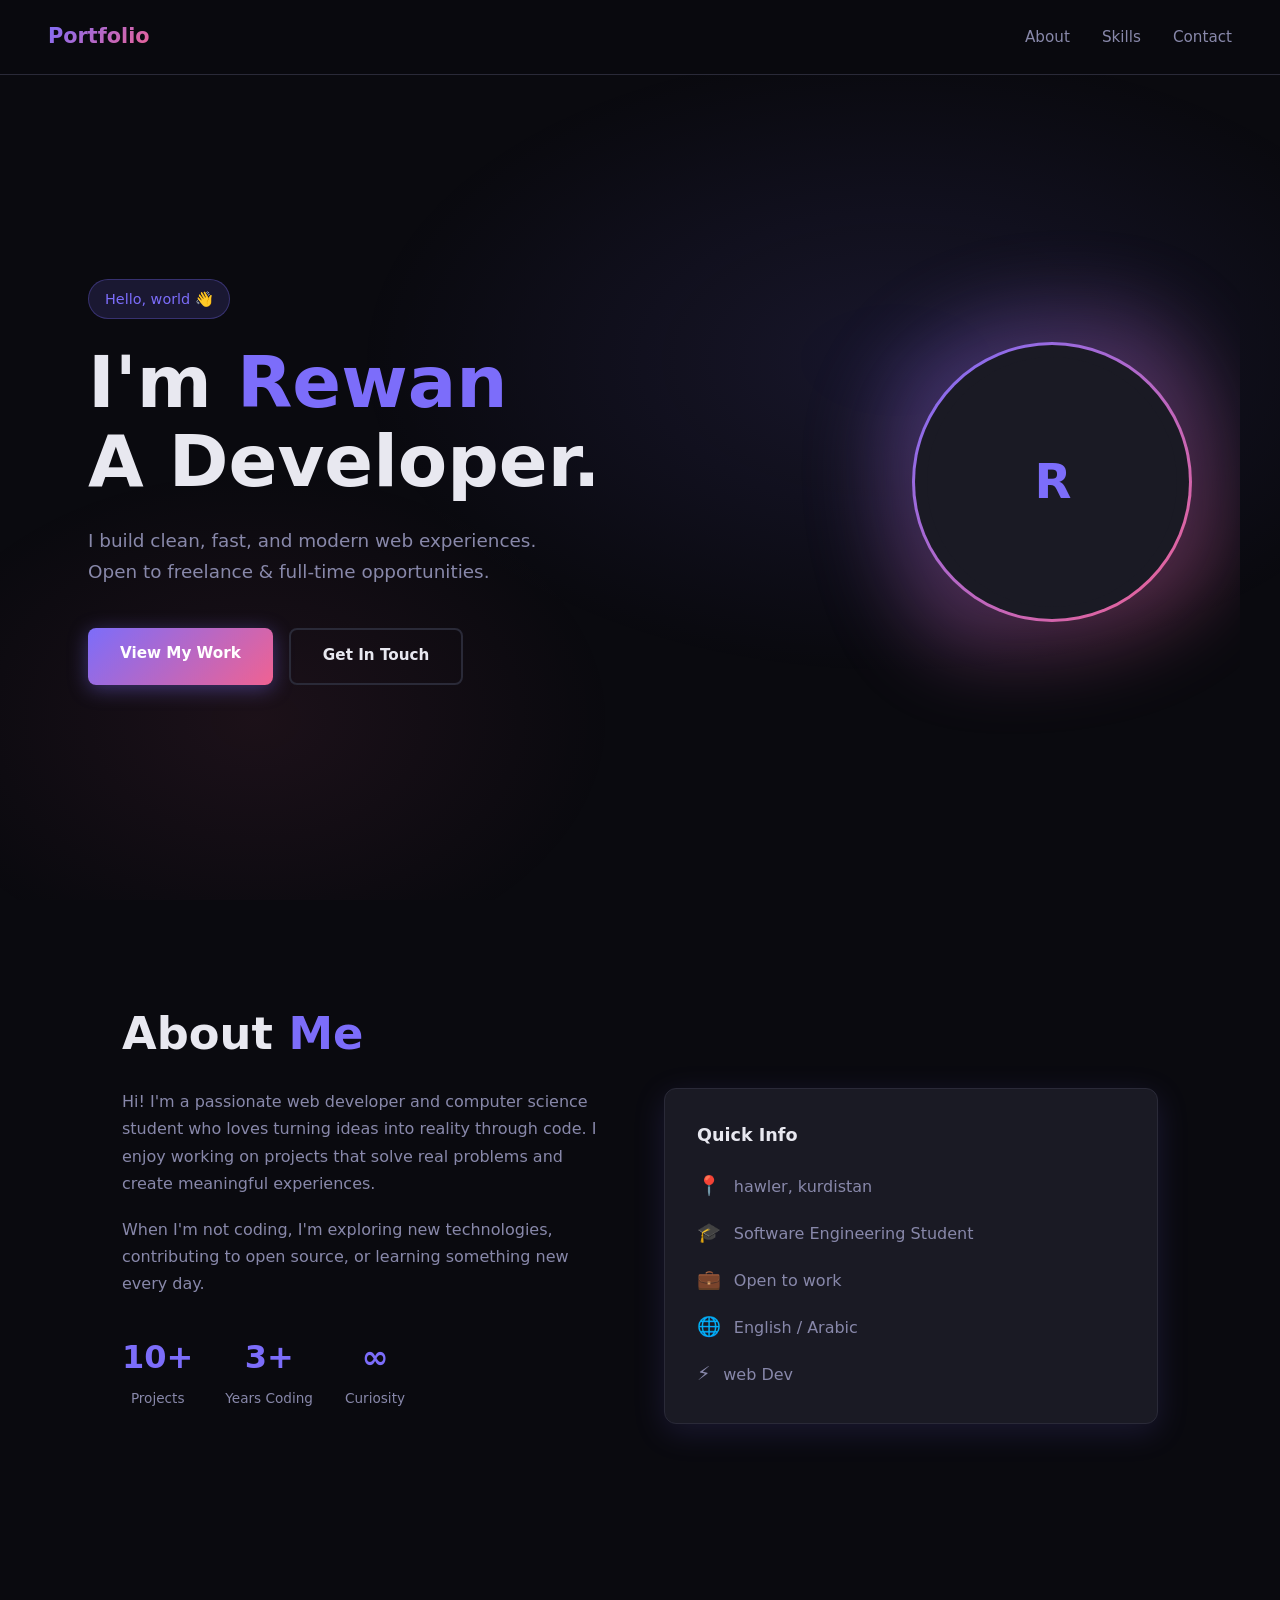
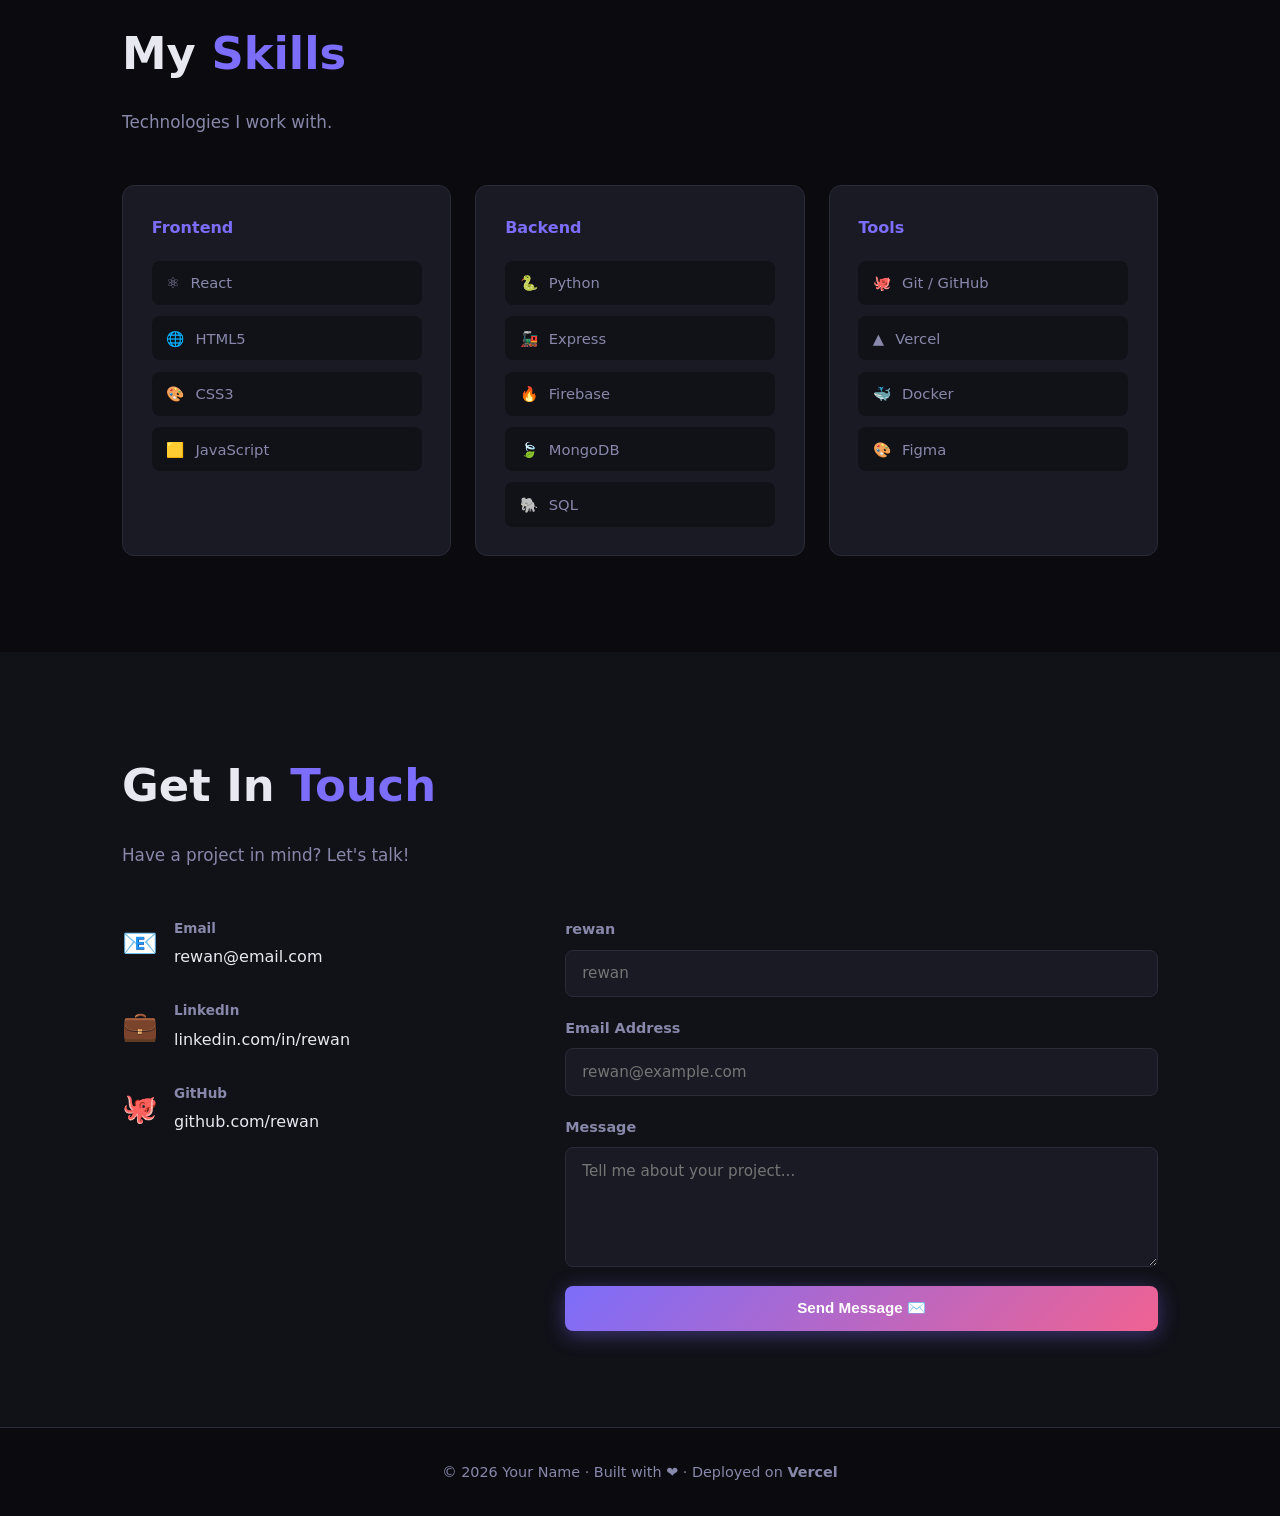
<file: index.html>
<!DOCTYPE html>
<html lang="en">
<head>
  <meta charset="UTF-8" />
  <meta name="viewport" content="width=device-width, initial-scale=1.0" />
  <title>My Portfolio</title>
  <link rel="stylesheet" href="style.css" />
  <link rel="icon" href="data:image/svg+xml,<svg xmlns='http://www.w3.org/2000/svg' viewBox='0 0 100 100'><text y='.9em' font-size='90'>⚡</text></svg>" />
</head>
<body>

  <!-- NAV -->
  <nav>
    <div class="nav-logo">Portfolio</div>
    <ul class="nav-links">
      <li><a href="#about">About</a></li>
      
      <li><a href="#skills">Skills</a></li>
      <li><a href="#contact">Contact</a></li>
    </ul>
    <button class="nav-toggle" onclick="toggleMenu()">☰</button>
  </nav>

  <!-- HERO -->
  <section class="hero" id="home">
    <div class="hero-bg"></div>
    <div class="hero-content">
      <p class="hero-tag">Hello, world 👋</p>
      <h1>I'm <span class="accent">Rewan </span><br/>A Developer.</h1>
      <p class="hero-sub">I build clean, fast, and modern web experiences. Open to freelance &amp; full-time opportunities.</p>
      <div class="hero-btns">
        <a href="#projects" class="btn btn-primary">View My Work</a>
        <a href="#contact" class="btn btn-outline">Get In Touch</a>
      </div>
    </div>
    <div class="hero-visual">
      <div class="blob"></div>
      <div class="avatar-ring">
        <div class="avatar">R</div>
      </div>
    </div>
  </section>

  <!-- ABOUT -->
  <section class="section" id="about">
    <div class="container">
      <h2 class="section-title">About <span class="accent">Me</span></h2>
      <div class="about-grid">
        <div class="about-text">
          <p>Hi! I'm a passionate web developer and computer science student who loves turning ideas into reality through code. I enjoy working on projects that solve real problems and create meaningful experiences.</p>
          <p>When I'm not coding, I'm exploring new technologies, contributing to open source, or learning something new every day.</p>
          <div class="about-stats">
            <div class="stat">
              <span class="stat-num">10+</span>
              <span class="stat-label">Projects</span>
            </div>
            <div class="stat">
              <span class="stat-num">3+</span>
              <span class="stat-label">Years Coding</span>
            </div>
            <div class="stat">
              <span class="stat-num">∞</span>
              <span class="stat-label">Curiosity</span>
            </div>
          </div>
        </div>
        <div class="about-card">
          <h3>Quick Info</h3>
          <ul class="info-list">
            <li><span>📍</span> hawler, kurdistan</li>
            <li><span>🎓</span> Software Engineering Student</li>
            <li><span>💼</span> Open to work</li>
            <li><span>🌐</span> English / Arabic</li>
            <li><span>⚡</span> web Dev</li>
          </ul>
        </div>
      </div>
    </div>
  </section>



  <!-- SKILLS -->
  <section class="section" id="skills">
    <div class="container">
      <h2 class="section-title">My <span class="accent">Skills</span></h2>
      <p class="section-sub">Technologies I work with.</p>
      <div class="skills-grid">
        <div class="skill-group">
          <h3>Frontend</h3>
          <div class="skill-items">
            <div class="skill-item"><span>⚛️</span> React</div>
            <div class="skill-item"><span>🌐</span> HTML5</div>
            <div class="skill-item"><span>🎨</span> CSS3</div>
            <div class="skill-item"><span>🟨</span> JavaScript</div>
            
          </div>
        </div>
        <div class="skill-group">
          <h3>Backend</h3>
          <div class="skill-items">
            <div class="skill-item"><span>🐍</span> Python</div>
            <div class="skill-item"><span>🚂</span> Express</div>
            <div class="skill-item"><span>🔥</span> Firebase</div>
            <div class="skill-item"><span>🍃</span> MongoDB</div>
            <div class="skill-item"><span>🐘</span> SQL</div>
          </div>
        </div>
        <div class="skill-group">
          <h3>Tools</h3>
          <div class="skill-items">
            <div class="skill-item"><span>🐙</span> Git / GitHub</div>
            <div class="skill-item"><span>▲</span> Vercel</div>
            <div class="skill-item"><span>🐳</span> Docker</div>
            <div class="skill-item"><span>🎨</span> Figma</div>
          </div>
        </div>
      </div>
    </div>
  </section>

  <!-- CONTACT -->
  <section class="section section-dark" id="contact">
    <div class="container">
      <h2 class="section-title">Get In <span class="accent">Touch</span></h2>
      <p class="section-sub">Have a project in mind? Let's talk!</p>
      <div class="contact-grid">
        <div class="contact-info">
          <div class="contact-item">
            <span class="contact-icon">📧</span>
            <div>
              <h4>Email</h4>
              <a href="mailto:your@email.com">rewan@email.com</a>
            </div>
          </div>
          <div class="contact-item">
            <span class="contact-icon">💼</span>
            <div>
              <h4>LinkedIn</h4>
              <a href="#">linkedin.com/in/rewan</a>
            </div>
          </div>
          <div class="contact-item">
            <span class="contact-icon">🐙</span>
            <div>
              <h4>GitHub</h4>
              <a href="#">github.com/rewan</a>
            </div>
          </div>
        </div>
        <form class="contact-form" onsubmit="handleSubmit(event)">
          <div class="form-group">
            <label for="name">rewan</label>
            <input type="text" id="name" placeholder="rewan" required />
          </div>
          <div class="form-group">
            <label for="email">Email Address</label>
            <input type="email" id="email" placeholder="rewan@example.com" required />
          </div>
          <div class="form-group">
            <label for="message">Message</label>
            <textarea id="message" rows="5" placeholder="Tell me about your project..." required></textarea>
          </div>
          <button type="submit" class="btn btn-primary" style="width:100%">Send Message ✉️</button>
          <p id="form-msg" style="display:none;margin-top:1rem;color:var(--accent);text-align:center;font-weight:600;">✅ Message sent! I'll get back to you soon.</p>
        </form>
      </div>
    </div>
  </section>

  <!-- FOOTER -->
  <footer>
    <p>© 2026 Your Name · Built with ❤️ · Deployed on <strong>Vercel</strong></p>
  </footer>

  <script src="script.js"></script>
</body>
</html>
</file>
<file: style.css>
/* ===== RESET & BASE ===== */
*, *::before, *::after { box-sizing: border-box; margin: 0; padding: 0; }

:root {
  --bg: #0a0a0f;
  --bg2: #111118;
  --surface: #1a1a24;
  --border: #2a2a38;
  --text: #e8e8f0;
  --muted: #8888aa;
  --accent: #7c6dfa;
  --accent2: #f06292;
  --gradient: linear-gradient(135deg, #7c6dfa, #f06292);
  --radius: 12px;
  --shadow: 0 8px 32px rgba(124,109,250,0.15);
}

html { scroll-behavior: smooth; }

body {
  font-family: 'Segoe UI', system-ui, sans-serif;
  background: var(--bg);
  color: var(--text);
  line-height: 1.7;
  overflow-x: hidden;
}

a { color: var(--accent); text-decoration: none; transition: opacity .2s; }
a:hover { opacity: .75; }

.accent { color: var(--accent); }
.container { max-width: 1100px; margin: 0 auto; padding: 0 2rem; }

/* ===== NAV ===== */
nav {
  position: fixed; top: 0; left: 0; right: 0; z-index: 100;
  display: flex; align-items: center; justify-content: space-between;
  padding: 1.2rem 3rem;
  background: rgba(10,10,15,.85);
  backdrop-filter: blur(12px);
  border-bottom: 1px solid var(--border);
}

.nav-logo {
  font-size: 1.3rem; font-weight: 800;
  background: var(--gradient); -webkit-background-clip: text;
  -webkit-text-fill-color: transparent; background-clip: text;
}

.nav-links { display: flex; gap: 2rem; list-style: none; }
.nav-links a { color: var(--muted); font-size: .95rem; font-weight: 500; transition: color .2s; }
.nav-links a:hover { color: var(--text); opacity: 1; }

.nav-toggle { display: none; background: none; border: none; color: var(--text); font-size: 1.5rem; cursor: pointer; }

/* ===== BUTTONS ===== */
.btn {
  display: inline-block; padding: .85rem 2rem;
  border-radius: 8px; font-weight: 700; font-size: .95rem;
  cursor: pointer; border: none; transition: all .25s;
}
.btn-primary {
  background: var(--gradient); color: #fff;
  box-shadow: 0 4px 20px rgba(124,109,250,.4);
}
.btn-primary:hover { transform: translateY(-2px); box-shadow: 0 6px 28px rgba(124,109,250,.55); opacity: 1; }
.btn-outline {
  background: transparent; color: var(--text);
  border: 2px solid var(--border);
}
.btn-outline:hover { border-color: var(--accent); color: var(--accent); opacity: 1; }

.btn-sm {
  padding: .45rem 1rem; background: var(--accent);
  color: #fff; border-radius: 6px; font-size: .85rem; font-weight: 600;
}
.btn-ghost { background: var(--surface); color: var(--text); }
.btn-ghost:hover { opacity: .75; }

/* ===== HERO ===== */
.hero {
  min-height: 100vh; display: flex; align-items: center;
  justify-content: space-between; gap: 4rem;
  padding: 8rem 3rem 4rem;
  position: relative; overflow: hidden;
  max-width: 1200px; margin: 0 auto;
}

.hero-bg {
  position: fixed; inset: 0; z-index: -1;
  background: radial-gradient(ellipse 60% 50% at 70% 40%, rgba(124,109,250,.12) 0%, transparent 70%),
              radial-gradient(ellipse 40% 40% at 20% 80%, rgba(240,98,146,.08) 0%, transparent 70%);
}

.hero-content { flex: 1; }
.hero-tag {
  display: inline-block; padding: .4rem 1rem;
  background: rgba(124,109,250,.15); border: 1px solid rgba(124,109,250,.3);
  border-radius: 999px; font-size: .9rem; color: var(--accent);
  margin-bottom: 1.5rem;
  animation: fadeUp .6s ease both;
}

.hero h1 {
  font-size: clamp(2.5rem, 6vw, 4.5rem);
  font-weight: 900; line-height: 1.1;
  margin-bottom: 1.5rem;
  animation: fadeUp .6s .1s ease both;
}

.hero-sub {
  font-size: 1.15rem; color: var(--muted);
  max-width: 480px; margin-bottom: 2.5rem;
  animation: fadeUp .6s .2s ease both;
}

.hero-btns {
  display: flex; gap: 1rem; flex-wrap: wrap;
  animation: fadeUp .6s .3s ease both;
}

/* Hero Visual */
.hero-visual {
  flex-shrink: 0; position: relative;
  width: 280px; height: 280px;
  animation: fadeIn .8s .4s ease both;
}

.blob {
  position: absolute; inset: -30px;
  background: var(--gradient); border-radius: 60% 40% 70% 30% / 50% 60% 40% 70%;
  filter: blur(40px); opacity: .35;
  animation: blobMorph 8s ease-in-out infinite;
}

.avatar-ring {
  position: absolute; inset: 0;
  border: 3px solid transparent;
  border-radius: 50%;
  background: linear-gradient(var(--surface), var(--surface)) padding-box,
              var(--gradient) border-box;
  animation: spin 12s linear infinite;
}

.avatar {
  position: absolute; inset: 12px;
  background: var(--surface); border-radius: 50%;
  display: flex; align-items: center; justify-content: center;
  font-size: 3rem; font-weight: 900; color: var(--accent);
  letter-spacing: -2px;
  animation: spin 12s linear infinite reverse;
}

/* ===== SECTIONS ===== */
.section { padding: 6rem 0; }
.section-dark { background: var(--bg2); }

.section-title {
  font-size: clamp(1.8rem, 4vw, 2.8rem);
  font-weight: 900; margin-bottom: 1rem;
}
.section-sub {
  color: var(--muted); margin-bottom: 3rem; font-size: 1.05rem;
}

/* ===== ABOUT ===== */
.about-grid { display: grid; grid-template-columns: 1fr 1fr; gap: 3rem; align-items: start; }

.about-text p { color: var(--muted); margin-bottom: 1.2rem; }

.about-stats {
  display: flex; gap: 2rem; margin-top: 2rem;
}
.stat { text-align: center; }
.stat-num { display: block; font-size: 2rem; font-weight: 900; color: var(--accent); }
.stat-label { font-size: .85rem; color: var(--muted); }

.about-card {
  background: var(--surface); border: 1px solid var(--border);
  border-radius: var(--radius); padding: 2rem;
  box-shadow: var(--shadow);
}
.about-card h3 { font-size: 1.1rem; margin-bottom: 1.2rem; }
.info-list { list-style: none; display: flex; flex-direction: column; gap: .9rem; }
.info-list li { display: flex; align-items: center; gap: .8rem; color: var(--muted); }
.info-list span { font-size: 1.2rem; }

/* ===== PROJECTS ===== */
.projects-grid {
  display: grid; grid-template-columns: repeat(auto-fill, minmax(300px, 1fr));
  gap: 1.5rem;
}

.project-card {
  background: var(--surface); border: 1px solid var(--border);
  border-radius: var(--radius); padding: 1.8rem;
  transition: transform .25s, box-shadow .25s, border-color .25s;
  display: flex; flex-direction: column; gap: .8rem;
}
.project-card:hover {
  transform: translateY(-4px);
  box-shadow: var(--shadow);
  border-color: var(--accent);
}

.project-icon { font-size: 2rem; }
.project-card h3 { font-size: 1.1rem; font-weight: 700; }
.project-card p { color: var(--muted); font-size: .92rem; flex: 1; }

.project-tags { display: flex; flex-wrap: wrap; gap: .5rem; }
.project-tags span {
  padding: .25rem .7rem; background: rgba(124,109,250,.15);
  border: 1px solid rgba(124,109,250,.25); border-radius: 999px;
  font-size: .8rem; color: var(--accent);
}

.project-links { display: flex; gap: .75rem; margin-top: .5rem; }

/* ===== SKILLS ===== */
.skills-grid { display: grid; grid-template-columns: repeat(auto-fill, minmax(250px, 1fr)); gap: 1.5rem; }

.skill-group {
  background: var(--surface); border: 1px solid var(--border);
  border-radius: var(--radius); padding: 1.8rem;
}
.skill-group h3 { font-size: 1rem; font-weight: 700; margin-bottom: 1.2rem; color: var(--accent); }
.skill-items { display: flex; flex-direction: column; gap: .7rem; }
.skill-item {
  display: flex; align-items: center; gap: .7rem;
  padding: .6rem .9rem; background: var(--bg2);
  border-radius: 8px; font-size: .92rem; color: var(--muted);
  transition: color .2s, background .2s;
}
.skill-item:hover { color: var(--text); background: var(--border); }

/* ===== CONTACT ===== */
.contact-grid { display: grid; grid-template-columns: 1fr 1.5fr; gap: 3rem; align-items: start; }

.contact-item {
  display: flex; align-items: center; gap: 1rem;
  margin-bottom: 1.8rem;
}
.contact-icon { font-size: 1.8rem; }
.contact-item h4 { font-size: .85rem; color: var(--muted); margin-bottom: .2rem; }
.contact-item a { color: var(--text); font-weight: 500; }

.contact-form { display: flex; flex-direction: column; gap: 1.2rem; }

.form-group { display: flex; flex-direction: column; gap: .5rem; }
.form-group label { font-size: .9rem; font-weight: 600; color: var(--muted); }
.form-group input,
.form-group textarea {
  background: var(--surface); border: 1px solid var(--border);
  border-radius: 8px; padding: .85rem 1rem;
  color: var(--text); font-size: .95rem; font-family: inherit;
  transition: border-color .2s;
  resize: vertical;
}
.form-group input:focus,
.form-group textarea:focus {
  outline: none; border-color: var(--accent);
  box-shadow: 0 0 0 3px rgba(124,109,250,.15);
}

/* ===== FOOTER ===== */
footer {
  text-align: center; padding: 2rem;
  border-top: 1px solid var(--border);
  color: var(--muted); font-size: .9rem;
}

/* ===== ANIMATIONS ===== */
@keyframes fadeUp {
  from { opacity: 0; transform: translateY(24px); }
  to   { opacity: 1; transform: translateY(0); }
}
@keyframes fadeIn {
  from { opacity: 0; } to { opacity: 1; }
}
@keyframes blobMorph {
  0%,100% { border-radius: 60% 40% 70% 30% / 50% 60% 40% 70%; }
  50%      { border-radius: 40% 60% 30% 70% / 60% 40% 70% 50%; }
}
@keyframes spin {
  from { transform: rotate(0deg); } to { transform: rotate(360deg); }
}

/* ===== RESPONSIVE ===== */
@media (max-width: 768px) {
  nav { padding: 1rem 1.5rem; }
  .nav-links { display: none; flex-direction: column; position: absolute;
    top: 100%; left: 0; right: 0; background: var(--bg2);
    padding: 1.5rem; gap: 1rem; border-bottom: 1px solid var(--border); }
  .nav-links.open { display: flex; }
  .nav-toggle { display: block; }

  .hero { flex-direction: column; text-align: center; padding: 7rem 1.5rem 3rem; gap: 2rem; }
  .hero-sub { margin: 0 auto 2rem; }
  .hero-btns { justify-content: center; }
  .hero-visual { width: 200px; height: 200px; }

  .about-grid { grid-template-columns: 1fr; }
  .contact-grid { grid-template-columns: 1fr; }
  .section { padding: 4rem 0; }
  .container { padding: 0 1.5rem; }
}
</file>
